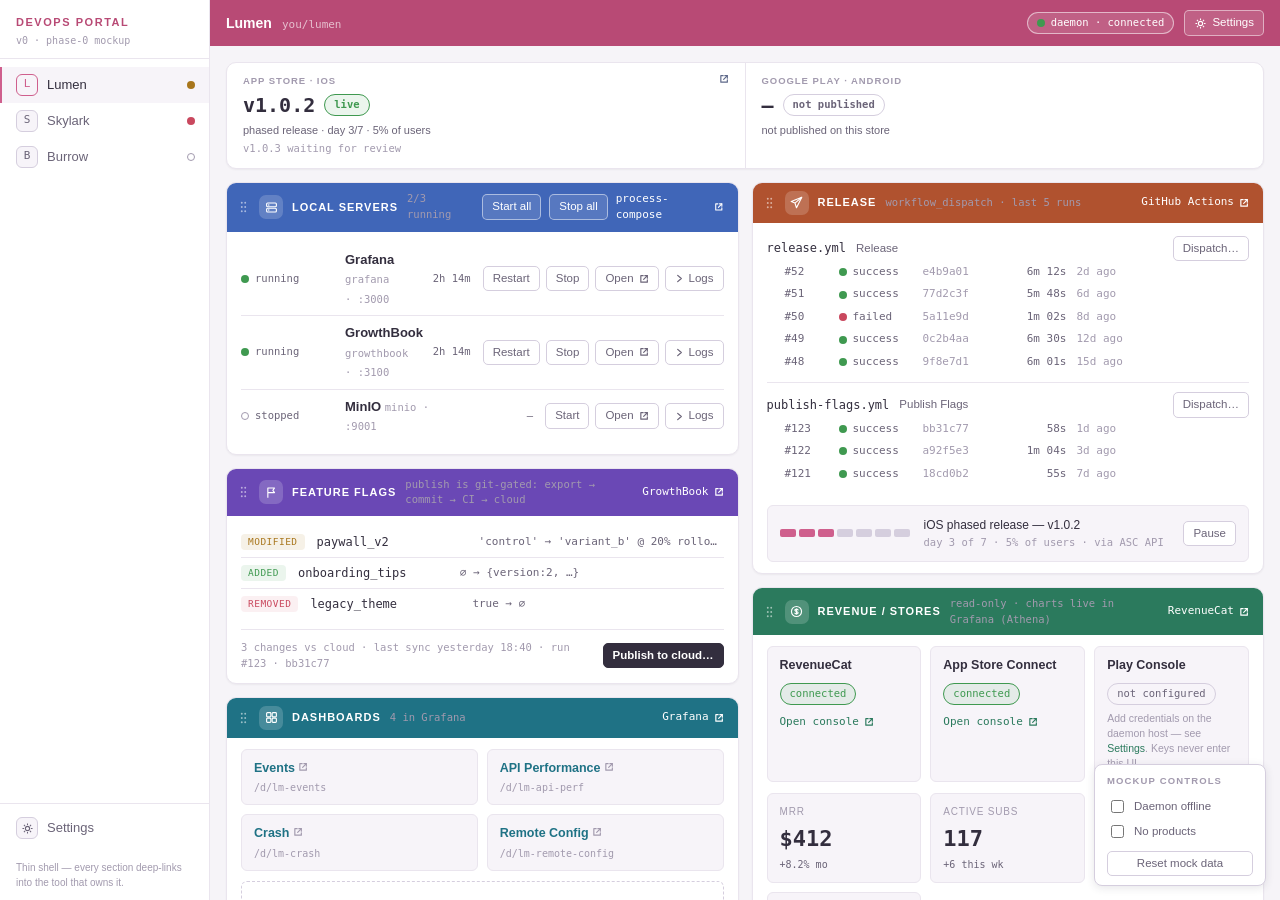
<file: design/mockup.html>
<!DOCTYPE html>
<!--
  DevOps Portal — Phase 0 static mockup.
  Single file, zero external dependencies. All data is fake and lives in the
  DATA object below. Purpose: settle information architecture + interaction,
  not final visual style. Use the "Mockup controls" panel (bottom right) to
  trigger the abnormal states (daemon offline, empty state, reset).
-->
<html lang="en">
<head>
<meta charset="utf-8">
<meta name="viewport" content="width=device-width, initial-scale=1">
<title>DevOps Portal — mockup</title>
<style>
  :root{
    --bg:#f6f4f8; --panel:#ffffff; --panel2:#f7f4f9; --code:#f8f6f9;
    --line:#eae5ee; --line2:#d5cede;
    --ink:#332e3e; --ink2:#6b6478; --ink3:#a29aae;
    --accent:#cf5f8d; --header:#b84a75;
    --ok:#3f9950; --warn:#a8761c; --err:#c9485e;
    --ok-t:rgba(63,153,80,.1); --warn-t:rgba(168,118,28,.1); --err-t:rgba(201,72,94,.08);
    --sc:#4066b8; /* per-section identity color; overridden on each <section> */
    --mono:ui-monospace,"SF Mono",Menlo,Consolas,monospace;
  }
  *{box-sizing:border-box}
  html,body{height:100%}
  body{margin:0;background:var(--bg);color:var(--ink);
       font:13px/1.5 -apple-system,BlinkMacSystemFont,"Segoe UI",Roboto,sans-serif;}
  a{color:var(--sc);text-decoration:none}
  a:hover{text-decoration:underline}
  button{font:inherit;color:inherit;background:none;border:none;padding:0;cursor:pointer}
  :focus-visible{outline:2px solid var(--accent);outline-offset:2px;border-radius:4px}
  .mono{font-family:var(--mono)}
  .muted{color:var(--ink2)} .faint{color:var(--ink3)}

  /* ---------- frame ---------- */
  #banner{display:none;align-items:center;gap:10px;padding:7px 16px;
          background:var(--err-t);border-bottom:1px solid var(--err);color:var(--ink);font-size:12px}
  body.offline #banner{display:flex}
  #banner .dot{background:var(--err)}
  #app{display:flex;height:100%;min-height:0}
  body.offline #app{height:calc(100% - 33px)}

  .sidebar{width:210px;min-width:210px;background:var(--panel);border-right:1px solid var(--line);
           display:flex;flex-direction:column}
  .brand{padding:14px 16px 10px;border-bottom:1px solid var(--line)}
  .brand .t{font-size:11px;font-weight:700;letter-spacing:.14em;text-transform:uppercase;
            color:var(--header)}
  .brand .v{font-family:var(--mono);font-size:10px;color:var(--ink3);margin-top:2px}
  .tabs{flex:1;overflow:auto;padding:8px 0}
  .tab{display:flex;align-items:center;gap:9px;width:100%;text-align:left;
       padding:7px 14px;color:var(--ink2);border-left:2px solid transparent}
  .tab:hover{color:var(--ink);background:var(--panel2)}
  .tab.on{color:var(--ink);background:var(--panel2);border-left-color:var(--accent)}
  .tab .sq{width:22px;height:22px;border-radius:6px;background:var(--panel2);border:1px solid var(--line2);
           display:flex;align-items:center;justify-content:center;
           font-family:var(--mono);font-size:11px;color:var(--ink2);flex:none}
  .tab.on .sq{color:var(--accent);border-color:var(--accent)}
  .tab .nm{flex:1;overflow:hidden;text-overflow:ellipsis;white-space:nowrap}
  .side-foot{border-top:1px solid var(--line);padding:6px 0}
  .side-note{padding:8px 16px 10px;font-size:10px;color:var(--ink3);line-height:1.5}

  .main-col{flex:1;display:flex;flex-direction:column;min-width:0}
  .topbar{height:46px;flex:none;display:flex;align-items:center;justify-content:space-between;
          gap:12px;padding:0 16px;background:var(--header)}
  .topbar .l{display:flex;align-items:baseline;gap:10px;min-width:0}
  .topbar .name{font-size:14px;font-weight:600;white-space:nowrap;color:#fff}
  .topbar .name.muted{color:rgba(255,255,255,.7)}
  .topbar .repo{font-family:var(--mono);font-size:11px;color:rgba(255,255,255,.65);
                white-space:nowrap;overflow:hidden;text-overflow:ellipsis}
  .topbar .r{display:flex;align-items:center;gap:10px;flex:none}
  .topbar .btn{background:rgba(255,255,255,.12);border-color:rgba(255,255,255,.5);color:#fff}
  .topbar .btn:hover{background:rgba(255,255,255,.24);border-color:#fff;color:#fff}
  .topbar .chip,.topbar .chip.ok,.topbar .chip.err{
    border-color:rgba(255,255,255,.55);color:#fff;background:rgba(255,255,255,.12)}

  .content{flex:1;overflow:auto;padding:16px}
  .inner{max-width:1180px;margin:0 auto;display:flex;flex-direction:column;gap:13px}
  .cols{display:grid;grid-template-columns:1fr 1fr;gap:13px;align-items:start}
  .col{display:flex;flex-direction:column;gap:13px;min-width:0}
  @media (max-width:1100px){.cols{grid-template-columns:1fr}}

  /* ---------- primitives ---------- */
  .dot{width:8px;height:8px;border-radius:50%;display:inline-block;flex:none}
  .dot.ok{background:var(--ok)} .dot.err{background:var(--err)}
  .dot.warn{background:var(--warn)} .dot.off{background:none;border:1.5px solid var(--ink3)}
  @media (prefers-reduced-motion:no-preference){
    .dot.err.blink{animation:blink 1.6s ease-in-out infinite}
    @keyframes blink{50%{opacity:.35}}
  }
  .chip{display:inline-flex;align-items:center;gap:6px;font-family:var(--mono);font-size:10.5px;
        padding:2px 9px;border-radius:999px;border:1px solid var(--line2);color:var(--ink2);
        white-space:nowrap}
  .chip.ok{border-color:var(--ok);color:var(--ok);background:var(--ok-t)}
  .chip.err{border-color:var(--err);color:var(--err);background:var(--err-t)}
  .chip.warn{border-color:var(--warn);color:var(--warn);background:var(--warn-t)}

  .btn{display:inline-flex;align-items:center;gap:5px;font-size:11.5px;padding:3px 9px;
       border:1px solid var(--line2);border-radius:5px;color:var(--ink2);background:var(--panel);
       white-space:nowrap}
  .btn:hover{color:var(--ink);border-color:var(--ink3)}
  .btn.primary{background:var(--ink);border-color:var(--ink);color:#fff;font-weight:600}
  .btn.primary:hover{filter:brightness(1.08)}
  body.offline .btn:not(.demo-safe){opacity:.35;pointer-events:none}

  .badge{font-family:var(--mono);font-size:9.5px;text-transform:uppercase;letter-spacing:.05em;
         padding:1px 7px;border-radius:4px}
  .badge.add{color:var(--ok);background:var(--ok-t)}
  .badge.mod{color:var(--warn);background:var(--warn-t)}
  .badge.del{color:var(--err);background:var(--err-t)}

  /* ---------- sections ---------- */
  .section{background:var(--panel);border:1px solid var(--line);border-radius:10px;
           box-shadow:0 1px 2px rgba(51,46,62,.06)}
  .sec-head{display:flex;align-items:center;justify-content:space-between;gap:12px;
            padding:8px 14px;background:var(--sc);border-radius:9px 9px 0 0}
  .sec-title{display:flex;align-items:center;gap:9px;font-size:11px;font-weight:700;
             letter-spacing:.09em;text-transform:uppercase;color:#fff}
  .sec-title .tt{white-space:nowrap}
  .sec-title .sum{color:rgba(255,255,255,.72)}
  .sec-icon{width:24px;height:24px;border-radius:7px;flex:none;
            display:flex;align-items:center;justify-content:center;
            background:rgba(255,255,255,.18);color:#fff}
  .sec-head a{color:#fff}
  .sec-head .btn{background:rgba(255,255,255,.12);border-color:rgba(255,255,255,.5);color:#fff}
  .sec-head .btn:hover{background:rgba(255,255,255,.24);border-color:#fff;color:#fff}

  /* drag-to-reorder */
  .grip{display:flex;align-items:center;padding:2px 3px;margin:-2px 0 -2px -4px;
        cursor:grab;color:rgba(255,255,255,.55);border-radius:4px}
  .grip:hover{color:#fff;background:rgba(255,255,255,.14)}
  .section.dragging{opacity:.4}
  .section.drop-before{box-shadow:0 -3px 0 0 var(--accent),0 1px 2px rgba(51,46,62,.06)}
  .section.drop-after{box-shadow:0 3px 0 0 var(--accent),0 1px 2px rgba(51,46,62,.06)}
  body.dragging-layout .col[data-zone]{outline:2px dashed var(--line2);outline-offset:3px;
        border-radius:10px;min-height:34px}
  .cols .rev-grid{grid-template-columns:1fr}
  .sec-title .sum{font-weight:400;letter-spacing:0;text-transform:none;font-family:var(--mono);
                  font-size:10.5px;color:var(--ink3)}
  .sec-tools{display:flex;align-items:center;gap:8px}
  .deeplink{display:inline-flex;align-items:center;gap:5px;font-family:var(--mono);font-size:11px}
  .sec-body{padding:11px 14px}

  /* store versions band (what is live on the market right now) */
  .verband{display:flex}
  .store{flex:1;min-width:0;padding:11px 16px;border-left:1px solid var(--line);
         display:flex;flex-direction:column;gap:2px}
  .store:first-child{border-left:none}
  .store .eyebrow{display:flex;align-items:center;justify-content:space-between;
                  font-size:9.5px;font-weight:700;text-transform:uppercase;
                  letter-spacing:.1em;color:var(--ink3)}
  .store .ver{display:flex;align-items:center;gap:9px;font-family:var(--mono);
              font-size:20px;font-weight:600;font-variant-numeric:tabular-nums}
  .store .vnote{font-size:11px;color:var(--ink2)}
  .store .vsub{font-family:var(--mono);font-size:10.5px;color:var(--ink3)}

  /* alerts */
  .recent-lbl{font-size:10px;text-transform:uppercase;letter-spacing:.08em;color:var(--ink3);
              margin:8px 0 3px;padding-top:8px;border-top:1px solid var(--line)}

  /* store reviews */
  .rev-grid{display:grid;grid-template-columns:1fr 1.35fr;gap:20px}
  @media (max-width:1100px){.rev-grid{grid-template-columns:1fr}}
  .rating-row{display:flex;align-items:baseline;gap:8px}
  .rating-row .rv{font-family:var(--mono);font-size:22px;font-weight:600;font-variant-numeric:tabular-nums}
  .stars{color:var(--sc);letter-spacing:.5px}
  .sent{display:flex;height:6px;border-radius:3px;overflow:hidden;margin:8px 0 4px;background:var(--line)}
  .sent i{height:100%}
  .theme-row{display:flex;align-items:center;gap:9px;padding:5px 0;font-size:12px}
  .theme-row + .theme-row{border-top:1px solid var(--line)}
  .rrow{padding:7px 0}
  .rrow + .rrow{border-top:1px solid var(--line)}
  .rmeta{display:flex;gap:9px;align-items:center;font-family:var(--mono);font-size:10px;color:var(--ink3)}
  .rtext{font-size:12px;margin-top:3px}

  /* processes */
  .prow{display:flex;align-items:center;gap:12px;padding:7px 0;border-top:1px solid var(--line)}
  .prow:first-child{border-top:none}
  .prow .info{flex:1;min-width:0}
  .prow .lbl{font-weight:600}
  .prow .meta{font-family:var(--mono);font-size:10.5px;color:var(--ink3)}
  .prow .alert{font-size:11px;color:var(--err);margin-top:2px}
  .prow .st{width:92px;font-family:var(--mono);font-size:10.5px;color:var(--ink2);
            display:flex;align-items:center;gap:6px;flex:none}
  .prow .up{width:62px;text-align:right;font-family:var(--mono);font-size:10.5px;color:var(--ink2);flex:none}
  .prow .acts{display:flex;gap:6px;flex:none}
  .logbox{background:var(--code);border:1px solid var(--line);border-radius:6px;
          font-family:var(--mono);font-size:10.5px;line-height:1.7;color:var(--ink2);
          padding:8px 12px;margin:2px 0 8px 20px;overflow-x:auto;white-space:pre}
  .logbox .e{color:var(--err)}
  .chev{transition:transform .12s}
  .chev.open{transform:rotate(90deg)}

  /* flags */
  .drow{display:flex;align-items:center;gap:12px;padding:6px 0;border-top:1px solid var(--line)}
  .drow:first-child{border-top:none}
  .drow .key{font-family:var(--mono);font-size:12px;min-width:150px}
  .drow .chg{font-family:var(--mono);font-size:11px;color:var(--ink2);flex:1;
             overflow:hidden;text-overflow:ellipsis;white-space:nowrap}
  .flags-foot{display:flex;align-items:center;justify-content:space-between;gap:10px;
              margin-top:10px;padding-top:10px;border-top:1px solid var(--line)}
  .sync-ok{display:flex;align-items:center;gap:9px;color:var(--ink2);padding:4px 0}

  /* pipeline rail (publish flow) */
  .rail{display:flex;align-items:flex-start;padding:10px 4px 2px}
  .rnode{display:flex;flex-direction:column;align-items:center;width:112px;flex:none;text-align:center}
  .rnode .c{width:22px;height:22px;border-radius:50%;border:2px solid var(--line2);
            display:flex;align-items:center;justify-content:center;
            font-size:12px;color:var(--ink3);background:var(--panel)}
  .rnode .rl{font-size:10.5px;color:var(--ink2);margin-top:6px}
  .rnode .rs{font-family:var(--mono);font-size:10px;color:var(--ink3);margin-top:1px}
  .rnode.done .c{border-color:var(--ok);color:var(--ok)}
  .rnode.fail .c{border-color:var(--err);color:var(--err);background:var(--err-t)}
  .rnode.act .c{border-color:var(--sc);color:var(--sc)}
  @media (prefers-reduced-motion:no-preference){
    .rnode.act .c{animation:blink 1.2s ease-in-out infinite}
  }
  .rconn{flex:1;height:2px;background:var(--line2);margin-top:11px;min-width:10px}
  .rconn.done{background:var(--ok)}
  .pub-end{display:flex;align-items:center;justify-content:space-between;gap:10px;
           margin-top:12px;padding:8px 12px;border-radius:6px;font-size:12px}
  .pub-end.okend{background:var(--ok-t);border:1px solid var(--ok)}
  .pub-end.errend{background:var(--err-t);border:1px solid var(--err)}

  /* cards / grids */
  .cards{display:grid;grid-template-columns:repeat(auto-fill,minmax(170px,1fr));gap:9px}
  .card{background:var(--panel2);border:1px solid var(--line);border-radius:6px;padding:9px 12px;
        display:flex;flex-direction:column;gap:3px}
  .card .cl{font-weight:600;font-size:12.5px}
  .card .cs{font-family:var(--mono);font-size:10px;color:var(--ink3)}
  .iframe-slot{margin-top:10px;border:1px dashed var(--line2);border-radius:6px;padding:22px;
               text-align:center;color:var(--ink3);font-family:var(--mono);font-size:10.5px;line-height:1.8}

  .conns{display:grid;grid-template-columns:repeat(auto-fit,minmax(150px,1fr));gap:9px;margin-bottom:11px}
  .conn{background:var(--panel2);border:1px solid var(--line);border-radius:6px;padding:9px 12px;
        display:flex;flex-direction:column;gap:6px}
  .conn .top{display:flex;align-items:center;justify-content:space-between;gap:8px;flex-wrap:wrap}
  .conn .nm{font-weight:600;font-size:12.5px}
  .conn .hint{font-size:10.5px;color:var(--ink3);line-height:1.45}

  .kpis{display:grid;grid-template-columns:repeat(auto-fit,minmax(118px,1fr));gap:9px}
  .kpi{background:var(--panel2);border:1px solid var(--line);border-radius:6px;padding:10px 12px}
  .kpi .kl{font-size:10px;text-transform:uppercase;letter-spacing:.08em;color:var(--ink3)}
  .kpi .kv{font-family:var(--mono);font-size:22px;font-weight:600;font-variant-numeric:tabular-nums;
           margin-top:3px}
  .kpi .kd{font-family:var(--mono);font-size:10px;color:var(--ink2);margin-top:2px}
  .cache-note{font-family:var(--mono);font-size:10px;color:var(--ink3);margin-top:8px}

  /* release */
  .wf{border-top:1px solid var(--line);padding:9px 0}
  .wf:first-child{border-top:none;padding-top:2px}
  .wf-head{display:flex;align-items:center;gap:10px}
  .wf-head .id{font-family:var(--mono);font-size:12px}
  .wf-head .wl{color:var(--ink2);font-size:11.5px;flex:1}
  .run{display:flex;align-items:center;gap:10px;font-family:var(--mono);font-size:11px;
       color:var(--ink2);padding:3px 0 3px 18px}
  .run .rn{width:44px}
  .run .rst{width:74px;display:flex;align-items:center;gap:6px}
  .run .sha{color:var(--ink3);width:70px}
  .run .dur{width:64px;text-align:right}
  .run .when{color:var(--ink3)}
  .phased{margin-top:11px;padding:10px 12px;background:var(--panel2);border:1px solid var(--line);
          border-radius:6px;display:flex;align-items:center;gap:14px}
  .phased .seg{display:flex;gap:3px}
  .phased .seg i{width:16px;height:8px;border-radius:2px;background:var(--line2)}
  .phased .seg i.f{background:var(--accent)}
  .phased.paused .seg i.f{background:var(--warn)}
  .phased .pt{flex:1;font-size:12px}
  .phased .pt .sub{font-family:var(--mono);font-size:10.5px;color:var(--ink3);margin-top:1px}

  /* settings */
  .srow{display:flex;align-items:center;gap:12px;padding:7px 0;border-top:1px solid var(--line)}
  .srow:first-child{border-top:none}
  .srow .sn{font-family:var(--mono);font-size:12px;min-width:190px}
  .srow .sp{flex:1;font-size:11.5px;color:var(--ink2)}
  .note-line{margin-top:10px;padding-top:10px;border-top:1px solid var(--line);
             font-size:11px;color:var(--ink3);line-height:1.6}
  .note-line code{font-family:var(--mono);color:var(--ink2)}
  .mrow .err-msg{font-family:var(--mono);font-size:10.5px;color:var(--err);margin-top:2px}
  .kv-grid{display:grid;grid-template-columns:130px 1fr;gap:4px 14px;
           font-size:12px;color:var(--ink2)}
  .kv-grid dt{color:var(--ink3);text-transform:uppercase;font-size:10px;letter-spacing:.07em;
              padding-top:2px}
  .kv-grid dd{margin:0;font-family:var(--mono);font-size:11.5px}

  /* empty state */
  .empty{margin:60px auto;max-width:520px;text-align:center}
  .empty h2{font-size:16px;margin:0 0 8px}
  .empty p{color:var(--ink2);margin:0 0 16px}
  .empty pre{text-align:left;background:var(--code);border:1px solid var(--line);border-radius:8px;
             padding:14px 16px;font-family:var(--mono);font-size:11px;line-height:1.7;color:var(--ink2);
             overflow-x:auto}
  .empty pre .c{color:var(--ink3)}

  /* modal */
  .overlay{position:fixed;inset:0;background:rgba(46,40,58,.35);display:none;
           align-items:center;justify-content:center;z-index:50}
  .overlay.open{display:flex}
  .modal{width:460px;max-width:92vw;background:var(--panel);border:1px solid var(--line2);
         border-radius:10px;padding:16px 18px}
  .modal h3{margin:0 0 10px;font-size:13.5px}
  .modal .mb{color:var(--ink2);font-size:12.5px;line-height:1.6}
  .modal .mb ul{margin:8px 0;padding-left:18px}
  .modal .mfoot{display:flex;justify-content:flex-end;gap:8px;margin-top:16px}
  .modal label{display:flex;align-items:center;gap:7px;margin-top:12px;font-size:11.5px;color:var(--ink3)}

  /* demo panel */
  .demo{position:fixed;right:14px;bottom:14px;z-index:40;background:var(--panel);
        border:1px solid var(--line2);border-radius:8px;padding:9px 12px;width:172px;
        box-shadow:0 2px 8px rgba(51,46,62,.12)}
  .demo .dt{font-size:9.5px;font-weight:700;letter-spacing:.12em;text-transform:uppercase;
            color:var(--ink3);margin-bottom:6px}
  .demo label{display:flex;align-items:center;gap:7px;font-size:11.5px;color:var(--ink2);
              padding:3px 0;cursor:pointer}
  .demo .btn{margin-top:7px;width:100%;justify-content:center}
  input[type=checkbox]{accent-color:var(--accent)}
</style>
</head>
<body>

<div id="banner" role="alert">
  <span class="dot err blink"></span>
  <strong>Daemon unreachable.</strong>
  <span class="muted">Actions are disabled; showing last known state. Retrying every 5 s —
  check <span class="mono">portal daemon status</span> on this machine.</span>
  <button class="btn demo-safe" style="margin-left:auto" onclick="App.retryDaemon()">Retry now</button>
</div>

<div id="app">
  <nav class="sidebar">
    <div class="brand">
      <div class="t">DevOps Portal</div>
      <div class="v">v0 &middot; phase-0 mockup</div>
    </div>
    <div class="tabs" id="tabs"></div>
    <div class="side-foot" id="sidefoot"></div>
    <div class="side-note">Thin shell &mdash; every section deep-links into the tool that owns it.</div>
  </nav>

  <div class="main-col">
    <header class="topbar">
      <div class="l" id="tb-left"></div>
      <div class="r">
        <span id="daemon-chip"></span>
        <button class="btn demo-safe" id="tb-settings" onclick="App.go('settings')" title="Settings">
          <svg viewBox="0 0 16 16" width="13" height="13" fill="none" stroke="currentColor" stroke-width="1.3"><circle cx="8" cy="8" r="2.6"/><path d="M8 1.8v2M8 12.2v2M1.8 8h2M12.2 8h2M3.6 3.6l1.4 1.4M11 11l1.4 1.4M12.4 3.6L11 5M5 11l-1.4 1.4"/></svg>
          Settings
        </button>
      </div>
    </header>
    <main class="content"><div class="inner" id="view"></div></main>
  </div>
</div>

<div class="overlay" id="overlay">
  <div class="modal" role="dialog" aria-modal="true" id="modal"></div>
</div>

<aside class="demo">
  <div class="dt">Mockup controls</div>
  <label><input type="checkbox" id="ck-offline" onchange="App.setOffline(this.checked)"> Daemon offline</label>
  <label><input type="checkbox" id="ck-empty" onchange="App.setEmpty(this.checked)"> No products</label>
  <button class="btn demo-safe" onclick="App.resetMock()">Reset mock data</button>
</aside>

<script>
"use strict";
const App = (() => {

/* ------------------------------------------------------------------ data */

const DATA = {
  products: [
    {
      id: "lumen", name: "Lumen", repo: "you/lumen",
      stores: [
        { store:"App Store", os:"iOS", state:"live", version:"1.0.2",
          note:"phased release · day 3/7 · 5% of users",
          sub:"v1.0.3 waiting for review", url:"https://appstoreconnect.apple.com" },
        { store:"Google Play", os:"Android", state:"none", note:"not published on this store" },
      ],
      processes: [
        { name:"grafana",    label:"Grafana",    port:3000, status:"running", uptime:"2h 14m",
          log:["logger=http t=21:02:11 msg=\"GET /api/health\" status=200 dur=2ms",
               "logger=provisioning msg=\"dashboards synced\" count=4",
               "logger=alerting msg=\"rule group evaluated\" group=process-health ok=3"] },
        { name:"growthbook", label:"GrowthBook", port:3100, status:"running", uptime:"2h 14m",
          log:["mongo: connection ok (localhost:27017)",
               "GET /api/v2/features 200 34ms",
               "webhook queue idle"] },
        { name:"minio",      label:"MinIO",      port:9001, status:"stopped", uptime:null,
          log:["[21:00:41] API: http://127.0.0.1:9000  Console: http://127.0.0.1:9001",
               "[21:00:52] bucket 'lumen-dev' ready",
               "[21:01:03] shutdown requested, bye"] },
      ],
      flags: {
        diff: [
          { kind:"mod", key:"paywall_v2",      chg:"'control' → 'variant_b' @ 20% rollout" },
          { kind:"add", key:"onboarding_tips", chg:"∅ → {version:2, …}" },
          { kind:"del", key:"legacy_theme",    chg:"true → ∅" },
        ],
        lastSync: "yesterday 18:40 · run #123 · bb31c77",
      },
      dashboards: [
        { label:"Events",          uid:"lm-events" },
        { label:"API Performance", uid:"lm-api-perf" },
        { label:"Crash",           uid:"lm-crash" },
        { label:"Remote Config",   uid:"lm-remote-config" },
      ],
      grafanaPort: 3000, gbPort: 3100,
      integrations: {
        revenuecat: { status:"connected",      url:"https://app.revenuecat.com" },
        app_store:  { status:"connected",      url:"https://appstoreconnect.apple.com" },
        play_store: { status:"not_configured", url:"https://play.google.com/console" },
      },
      kpis: [
        { label:"MRR",             value:"$412", delta:"+8.2% mo" },
        { label:"Active subs",     value:"117",  delta:"+6 this wk" },
        { label:"Downloads today", value:"63",   delta:"" },
        { label:"Trial conv.",     value:"41%",  delta:"30-day" },
      ],
      kpiCache: "cached 4 min ago · daemon proxy (charts API limit 25 req/min)",
      workflows: [
        { id:"release.yml", label:"Release", runs:[
          { n:52, status:"success", dur:"6m 12s", sha:"e4b9a01", when:"2d ago" },
          { n:51, status:"success", dur:"5m 48s", sha:"77d2c3f", when:"6d ago" },
          { n:50, status:"failed",  dur:"1m 02s", sha:"5a11e9d", when:"8d ago" },
          { n:49, status:"success", dur:"6m 30s", sha:"0c2b4aa", when:"12d ago" },
          { n:48, status:"success", dur:"6m 01s", sha:"9f8e7d1", when:"15d ago" },
        ]},
        { id:"publish-flags.yml", label:"Publish Flags", runs:[
          { n:123, status:"success", dur:"58s",    sha:"bb31c77", when:"1d ago" },
          { n:122, status:"success", dur:"1m 04s", sha:"a92f5e3", when:"3d ago" },
          { n:121, status:"success", dur:"55s",    sha:"18cd0b2", when:"7d ago" },
        ]},
      ],
      phased: { version:"1.0.2", day:3, of:7, pct:"5%", paused:false },
      alerts: {
        configured:true, target:"#lumen-alerts",
        rules: [
          { name:"process unhealthy ≥ 5m",                 state:"normal" },
          { name:"crash-free sessions < 99% (daily, Athena)", state:"normal" },
          { name:"events pipeline stalled ≥ 30m",          state:"normal" },
        ],
        recent: [
          { when:"3d ago", msg:"minio unhealthy 12m → recovered", level:"warn" },
        ],
      },
      reviews: {
        configured:true,
        schedule:"daily 09:00", lastCollected:"today 09:00", analysis:"weekly · Mon",
        links: [ { label:"App Store", url:"https://appstoreconnect.apple.com" } ],
        ratings: [ { store:"App Store", value:"4.6", count:41, fresh:5 } ],
        sentiment: { pos:31, neu:6, neg:4 },
        themes: [
          { tone:"pos", label:"sleep insights praised as actionable", n:12, trend:"↑" },
          { tone:"neu", label:"requests for an Android version",       n:6,  trend:"→" },
          { tone:"neg", label:"watch sync slow or unreliable",         n:4,  trend:"↑" },
        ],
        recent: [
          { store:"App Store", stars:5, ver:"1.0.2", loc:"ja-JP", when:"2d ago",
            text:"The wind-down reminders actually work — sleep score up two weeks straight." },
          { store:"App Store", stars:2, ver:"1.0.1", loc:"en-US", when:"3d ago",
            text:"Watch sync takes forever on my Series 7. Please optimize." },
          { store:"App Store", stars:4, ver:"1.0.2", loc:"zh-TW", when:"5d ago",
            text:"The weekly report is genuinely useful. Waiting for the Android version." },
        ],
      },
    },

    {
      id: "skylark", name: "Skylark", repo: "you/skylark",
      stores: [
        { store:"Google Play", os:"Android", state:"live", version:"2.3.1",
          note:"staged rollout complete · 100%", url:"https://play.google.com/console" },
        { store:"App Store", os:"iOS", state:"not_configured",
          note:"connect asc_key_p8 on the daemon host to read the live version" },
      ],
      processes: [
        { name:"api",      label:"API server", port:8801, status:"unhealthy", uptime:"41m",
          alert:"health check failing for 6m — GET /healthz → 500 (3 consecutive)",
          log:["INFO  uvicorn running on 127.0.0.1:8801",
               "ERROR sightings.db pool exhausted (10/10 in use)",
               "ERROR GET /healthz 500 in 2.4s",
               "ERROR GET /healthz 500 in 2.6s"] },
        { name:"postgres", label:"Postgres",   port:5433, status:"running", uptime:"41m",
          log:["LOG  database system is ready to accept connections",
               "LOG  checkpoint complete: wrote 112 buffers"] },
        { name:"grafana",  label:"Grafana",    port:3301, status:"running", uptime:"41m",
          log:["logger=http t=20:48:02 msg=\"GET /api/health\" status=200"] },
      ],
      flags: {
        diff: [
          { kind:"mod", key:"onboarding_v2", chg:"false → true @ 50% rollout" },
        ],
        lastSync: "3d ago · run #85 · 91c04d2",
      },
      dashboards: [
        { label:"Events",  uid:"sk-events" },
        { label:"Revenue", uid:"sk-revenue" },
      ],
      grafanaPort: 3301, gbPort: 3100,
      integrations: {
        revenuecat: { status:"connected",      url:"https://app.revenuecat.com" },
        app_store:  { status:"not_configured", url:"https://appstoreconnect.apple.com" },
        play_store: { status:"connected",      url:"https://play.google.com/console" },
      },
      kpis: [
        { label:"MRR",             value:"$1,284", delta:"+2.1% mo" },
        { label:"Active subs",     value:"342",    delta:"-3 this wk" },
        { label:"Downloads today", value:"120",    delta:"" },
        { label:"Trial conv.",     value:"38%",    delta:"30-day" },
      ],
      kpiCache: "cached 11 min ago · daemon proxy",
      workflows: [
        { id:"release.yml", label:"Release", runs:[
          { n:34, status:"success", dur:"8m 20s", sha:"c1d2e3f", when:"5d ago" },
          { n:33, status:"success", dur:"8m 05s", sha:"4a5b6c7", when:"9d ago" },
        ]},
        { id:"publish-flags.yml", label:"Publish Flags", runs:[
          { n:88, status:"failed",  dur:"41s", sha:"91c04d2", when:"1h ago" },
          { n:85, status:"success", dur:"52s", sha:"77aa001", when:"3d ago" },
        ]},
      ],
      phased: null,
      alerts: {
        configured:true, target:"#skylark-alerts",
        rules: [
          { name:"process unhealthy ≥ 5m",                 state:"firing" },
          { name:"crash-free sessions < 99% (daily, Athena)", state:"normal" },
        ],
        recent: [
          { when:"6m ago", msg:"api unhealthy — /healthz 500 ×3 · pushed to Discord", level:"err" },
          { when:"2d ago", msg:"nightly Athena scan exceeded $1 budget",              level:"warn" },
        ],
      },
      reviews: {
        configured:true,
        schedule:"daily 09:00", lastCollected:"today 09:00", analysis:"weekly · Mon",
        links: [ { label:"Play Console", url:"https://play.google.com/console" } ],
        ratings: [ { store:"Google Play", value:"4.1", count:230, fresh:9 } ],
        gap: "App Store reviews unavailable — asc_key_p8 not configured.",
        sentiment: { pos:151, neu:48, neg:31 },
        themes: [
          { tone:"pos", label:"bird call recognition loved",       n:34, trend:"→" },
          { tone:"neg", label:"sync errors after latest update",   n:11, trend:"↑" },
          { tone:"neu", label:"asks for offline map packs",        n:9,  trend:"→" },
        ],
        recent: [
          { store:"Google Play", stars:1, ver:"2.3.1", loc:"en-GB", when:"5h ago",
            text:"Sightings stopped syncing since the update. Losing my streak data!" },
          { store:"Google Play", stars:5, ver:"2.3.0", loc:"en-US", when:"1d ago",
            text:"Identified a rare warbler from the call alone. Magic." },
        ],
      },
    },

    {
      id: "burrow", name: "Burrow", repo: "you/burrow",
      stores: [
        { store:"App Store", os:"iOS", state:"none", note:"pre-release" },
        { store:"Google Play", os:"Android", state:"none", note:"pre-release" },
      ],
      processes: [
        { name:"grafana",    label:"Grafana",    port:3302, status:"stopped", uptime:null,
          log:["(no recent output)"] },
        { name:"growthbook", label:"GrowthBook", port:3102, status:"stopped", uptime:null,
          log:["(no recent output)"] },
      ],
      flags: { diff: [], lastSync: "2w ago · run #12 · 0ddc9a1" },
      dashboards: [ { label:"Events", uid:"br-events" } ],
      grafanaPort: 3302, gbPort: 3102,
      integrations: {
        revenuecat: { status:"not_configured", url:"https://app.revenuecat.com" },
        app_store:  { status:"not_configured", url:"https://appstoreconnect.apple.com" },
        play_store: { status:"not_configured", url:"https://play.google.com/console" },
      },
      kpis: [
        { label:"MRR", value:"—", delta:"" },
        { label:"Active subs", value:"—", delta:"" },
        { label:"Downloads today", value:"—", delta:"" },
        { label:"Trial conv.", value:"—", delta:"" },
      ],
      kpiCache: "connect RevenueCat on the daemon host to populate KPIs",
      workflows: [
        { id:"release.yml", label:"Release", runs:[] },
      ],
      phased: null,
      alerts: { configured:false, target:null, rules:[], recent:[] },
      reviews: { configured:false },
    },
  ],

  secrets: [
    { name:"github_token",         use:"Dispatch workflows, read run status",        ok:true  },
    { name:"growthbook_token",     use:"Read local & cloud feature APIs (diff)",     ok:true  },
    { name:"revenuecat_secret",    use:"KPI proxy via charts API (cached)",          ok:true  },
    { name:"asc_key_p8",           use:"App Store Connect API — phased release, metadata", ok:true },
    { name:"play_service_account", use:"Play Console API",                           ok:false },
    { name:"discord_webhook",      use:"Alert contact point (Grafana) + test ping",  ok:true  },
  ],
  manifests: [
    { file:"products/lumen.yaml",       ok:true,  sum:"3 processes · 4 dashboards · 2 workflows" },
    { file:"products/skylark.yaml",     ok:true,  sum:"3 processes · 2 dashboards · 2 workflows" },
    { file:"products/burrow.yaml",      ok:true,  sum:"2 processes · 1 dashboard · 1 workflow" },
    { file:"products/driftwood.yaml",   ok:false, sum:"not loaded",
      err:"local.process_compose_file: ~/dev/driftwood/process-compose.yaml not found" },
  ],
};

/* publish flow: diff | running | success | failed | clean  */
const PUB_INIT = {
  "lumen":       { stage:"diff" },
  "skylark":     { stage:"failed", failedAt:2, runNo:88,
                   error:"Run #88 failed at 'Push to GrowthBook Cloud' — HTTP 429, feature API rate limit (60 req/min). Nothing was partially applied; cloud still matches run #85." },
  "burrow":      { stage:"clean" },
};
const PUB_STEPS = [
  { label:"Export local flags", sub:"GB → JSON" },
  { label:"Commit to git",      sub:"flags/ tree" },
  { label:"CI run",             sub:"" },
  { label:"Cloud synced",       sub:"GrowthBook" },
];

const SNAPSHOT = JSON.stringify({ d: DATA, p: PUB_INIT });

/* ------------------------------------------------------------------ state */

let data = JSON.parse(JSON.stringify(DATA));
let pub  = JSON.parse(JSON.stringify(PUB_INIT));
const state = { tab:"lumen", offline:false, empty:false, expanded:new Set(), layout:{} };
let timers = [];
let modalConfirm = null;

function later(fn, ms){ timers.push(setTimeout(fn, ms)); }
function clearTimers(){ timers.forEach(clearTimeout); timers = []; }
function prod(id){ return data.products.find(p => p.id === id); }

/* ------------------------------------------------------------------ svg */

const EXT = '<svg viewBox="0 0 12 12" width="10" height="10" fill="none" stroke="currentColor" stroke-width="1.4" stroke-linecap="round" stroke-linejoin="round"><path d="M5 2H2.2v7.8H10V7"/><path d="M7 2h3v3"/><path d="M10 2 5.6 6.4"/></svg>';
const CHEV = c => '<svg class="chev '+(c?'open':'')+'" viewBox="0 0 10 10" width="9" height="9" fill="none" stroke="currentColor" stroke-width="1.4" stroke-linecap="round" stroke-linejoin="round"><path d="M3 1.5 7 5 3 8.5"/></svg>';
const GEAR = '<svg viewBox="0 0 16 16" width="13" height="13" fill="none" stroke="currentColor" stroke-width="1.3"><circle cx="8" cy="8" r="2.6"/><path d="M8 1.8v2M8 12.2v2M1.8 8h2M12.2 8h2M3.6 3.6l1.4 1.4M11 11l1.4 1.4M12.4 3.6L11 5M5 11l-1.4 1.4"/></svg>';

/* section identity: one color + one icon per block, so blocks read at a glance */
const SEC = {
  stores:  { c:"#5d6889", i:'<svg viewBox="0 0 16 16" width="13" height="13" fill="none" stroke="currentColor" stroke-width="1.4" stroke-linecap="round"><rect x="4.2" y="1.5" width="7.6" height="13" rx="1.6"/><path d="M7 12.4h2"/></svg>' },
  servers: { c:"#4066b8", i:'<svg viewBox="0 0 16 16" width="13" height="13" fill="none" stroke="currentColor" stroke-width="1.4"><rect x="2" y="2.5" width="12" height="4.6" rx="1.2"/><rect x="2" y="8.9" width="12" height="4.6" rx="1.2"/><path d="M4.6 4.8h.01M4.6 11.2h.01" stroke-linecap="round" stroke-width="1.8"/></svg>' },
  flags:   { c:"#6a48b5", i:'<svg viewBox="0 0 16 16" width="13" height="13" fill="none" stroke="currentColor" stroke-width="1.4" stroke-linejoin="round"><path d="M3.5 14.5v-12h8.2l-2 2.8 2 2.8H3.5"/></svg>' },
  dash:    { c:"#1f7285", i:'<svg viewBox="0 0 16 16" width="13" height="13" fill="none" stroke="currentColor" stroke-width="1.4"><rect x="2" y="2" width="5.2" height="5.2" rx="1"/><rect x="8.8" y="2" width="5.2" height="5.2" rx="1"/><rect x="2" y="8.8" width="5.2" height="5.2" rx="1"/><rect x="8.8" y="8.8" width="5.2" height="5.2" rx="1"/></svg>' },
  release: { c:"#b0522f", i:'<svg viewBox="0 0 16 16" width="13" height="13" fill="none" stroke="currentColor" stroke-width="1.4" stroke-linejoin="round"><path d="M14.5 1.5 1.5 6.8l4.6 1.9 1.9 5.8 6.5-13z"/><path d="M6.1 8.7l8.4-7.2"/></svg>' },
  revenue: { c:"#2b7a5d", i:'<svg viewBox="0 0 16 16" width="13" height="13" fill="none" stroke="currentColor" stroke-width="1.4" stroke-linecap="round"><circle cx="8" cy="8" r="6.2"/><path d="M8 4.6v6.8M10 6.1c-.4-.7-1.2-1-2-1-1.1 0-2 .6-2 1.5 0 2 4 1 4 2.9 0 .9-.9 1.5-2 1.5-.8 0-1.6-.3-2-1"/></svg>' },
  alerts:  { c:"#c04361", i:'<svg viewBox="0 0 16 16" width="13" height="13" fill="none" stroke="currentColor" stroke-width="1.4" stroke-linecap="round" stroke-linejoin="round"><path d="M8 2.2a3.8 3.8 0 0 0-3.8 3.8c0 2.9-1.4 3.8-1.4 3.8h10.4S11.8 8.9 11.8 6A3.8 3.8 0 0 0 8 2.2z"/><path d="M6.9 12.6a1.2 1.2 0 0 0 2.2 0"/></svg>' },
  reviews: { c:"#96701c", i:'<svg viewBox="0 0 16 16" width="13" height="13" fill="none" stroke="currentColor" stroke-width="1.4" stroke-linejoin="round"><path d="M8 1.9l1.9 3.8 4.2.6-3 3 .7 4.2L8 11.5l-3.8 2 .7-4.2-3-3 4.2-.6z"/></svg>' },
  daemon:  { c:"#5d6889", i:GEAR },
  secrets: { c:"#96701c", i:'<svg viewBox="0 0 16 16" width="13" height="13" fill="none" stroke="currentColor" stroke-width="1.4" stroke-linecap="round"><circle cx="5" cy="11" r="3"/><path d="M7.2 8.8 14 2M11.2 3.4l1.8 1.8M9.2 5.4l1.8 1.8"/></svg>' },
  manifests:{ c:"#1f7285", i:'<svg viewBox="0 0 16 16" width="13" height="13" fill="none" stroke="currentColor" stroke-width="1.4" stroke-linejoin="round"><path d="M4 1.5h5.5L13 5v9.5H4z"/><path d="M9.5 1.5V5H13"/></svg>' },
};
function secWrap(key, extra){
  return '<section class="section '+(extra||"")+'" data-key="'+key+'" style="--sc:'+SEC[key].c+'">';
}
const GRIP = '<svg viewBox="0 0 8 14" width="7" height="12" fill="currentColor"><circle cx="2" cy="2" r="1.1"/><circle cx="6" cy="2" r="1.1"/><circle cx="2" cy="7" r="1.1"/><circle cx="6" cy="7" r="1.1"/><circle cx="2" cy="12" r="1.1"/><circle cx="6" cy="12" r="1.1"/></svg>';
const DRAGGABLE = new Set(["servers","flags","dash","release","revenue","alerts","reviews"]);

/* ------------------------------------------------------------------ helpers */

const PSTATUS = {
  running:   { dot:"ok",   label:"running" },
  stopped:   { dot:"off",  label:"stopped" },
  unhealthy: { dot:"err blink", label:"unhealthy" },
  pending:   { dot:"warn", label:"…" },
};

function procStatus(p){
  if (state.offline) return '<span class="dot off"></span> unknown';
  const s = PSTATUS[p.status] || PSTATUS.pending;
  const label = p.status === "pending" ? (p.pendingLabel || "…") : s.label;
  return '<span class="dot '+s.dot+'"></span> '+label;
}

function aggDot(p){
  if (state.offline) return "off";
  const st = p.processes.map(x => x.status);
  if (st.includes("unhealthy")) return "err";
  if (st.every(x => x === "running")) return "ok";
  if (st.every(x => x === "stopped")) return "off";
  return "warn";
}

function runDot(s){ return s==="success" ? "ok" : s==="failed" ? "err" : "warn"; }

function deeplink(href, text){
  return '<a class="deeplink" href="'+href+'" target="_blank" rel="noopener">'+text+' '+EXT+'</a>';
}

function secHead(key, title, sum, tools){
  const grip = DRAGGABLE.has(key)
    ? '<span class="grip" title="Drag to reorder" draggable="true" '+
      'ondragstart="App.dragStart(event,\''+key+'\')" ondragend="App.dragEnd(event)">'+GRIP+'</span>'
    : "";
  return '<div class="sec-head"><div class="sec-title">'+grip+
         '<span class="sec-icon">'+SEC[key].i+'</span><span class="tt">'+title+'</span>'+
         (sum ? ' <span class="sum">'+sum+'</span>' : '')+'</div>'+
         '<div class="sec-tools">'+(tools||"")+'</div></div>';
}

/* ------------------------------------------------------------------ render */

function render(){
  document.body.classList.toggle("offline", state.offline);
  renderTabs();
  renderTopbar();
  const v = document.getElementById("view");
  if (state.empty && state.tab !== "settings") v.innerHTML = viewEmpty();
  else if (state.tab === "settings")           v.innerHTML = viewSettings();
  else {
    const p = prod(state.tab);
    v.innerHTML = p ? viewProduct(p) : viewEmpty();
  }
}

function renderTabs(){
  const el = document.getElementById("tabs");
  el.innerHTML = state.empty ? '<div class="side-note">No manifests found in <span class="mono">products/</span>.</div>'
    : data.products.map(p =>
      '<button class="tab '+(state.tab===p.id?"on":"")+'" onclick="App.go(\''+p.id+'\')">'+
        '<span class="sq">'+p.name[0]+'</span><span class="nm">'+p.name+'</span>'+
        '<span class="dot '+aggDot(p)+'"></span></button>'
    ).join("");
  document.getElementById("sidefoot").innerHTML =
    '<button class="tab '+(state.tab==="settings"?"on":"")+'" onclick="App.go(\'settings\')">'+
      '<span class="sq">'+GEAR+'</span><span class="nm">Settings</span></button>';
}

function renderTopbar(){
  const l = document.getElementById("tb-left");
  if (state.tab === "settings") l.innerHTML = '<span class="name">Settings</span>';
  else if (state.empty)         l.innerHTML = '<span class="name muted">—</span>';
  else {
    const p = prod(state.tab);
    l.innerHTML = '<span class="name">'+p.name+'</span><span class="repo">'+p.repo+'</span>';
  }
  document.getElementById("daemon-chip").innerHTML = state.offline
    ? '<span class="chip err"><span class="dot err"></span>daemon · unreachable</span>'
    : '<span class="chip ok"><span class="dot ok"></span>daemon · connected</span>';
}

/* ---------- product page ---------- */

const SEC_BUILDERS = {
  servers: (p) => secServers(p), flags: (p) => secFlags(p), dash: (p) => secDashboards(p),
  release: (p) => secRelease(p), revenue: (p) => secRevenue(p), alerts: (p) => secAlerts(p),
  reviews: (p) => secReviews(p),
};

function zoneAttrs(z){
  return 'data-zone="'+z+'" ondragover="App.dragOver(event,\''+z+'\')" '+
         'ondragleave="App.dragLeave(event)" ondrop="App.drop(event,\''+z+'\')"';
}

function viewProduct(p){
  /* sections live in three drop zones; order is per-product (drag grips to move) */
  const lay = layoutOf(p.id);
  const zone = z => lay[z].map(k => SEC_BUILDERS[k](p)).join("");
  return verBand(p) +
    '<div class="cols">'+
      '<div class="col" '+zoneAttrs("left")+'>'+zone("left")+'</div>'+
      '<div class="col" '+zoneAttrs("right")+'>'+zone("right")+'</div>'+
    '</div>'+
    '<div class="col" '+zoneAttrs("bottom")+'>'+zone("bottom")+'</div>';
}

/* ---------- store versions band ---------- */

function verBand(p){
  const cells = p.stores.map(s => {
    let ver = "—", chip = '<span class="chip">not published</span>';
    if (s.state === "live"){ ver = "v"+s.version; chip = '<span class="chip ok">live</span>'; }
    else if (s.state === "not_configured"){ chip = '<span class="chip warn">not configured</span>'; }
    return '<div class="store">'+
      '<div class="eyebrow"><span>'+s.store+' · '+s.os+'</span>'+
      (s.url ? '<a href="'+s.url+'" target="_blank" rel="noopener" aria-label="Open '+s.store+'">'+EXT+'</a>' : '')+
      '</div>'+
      '<div class="ver">'+ver+' '+chip+'</div>'+
      (s.note ? '<div class="vnote">'+s.note+'</div>' : '')+
      (s.sub ? '<div class="vsub">'+s.sub+'</div>' : '')+
      '</div>';
  }).join("");
  return secWrap("stores", "verband")+cells+'</section>';
}

function secServers(p){
  const running = p.processes.filter(x => x.status === "running").length;
  const rows = p.processes.map(x => {
    const open = state.expanded.has(p.id+"/"+x.name);
    const acts = [];
    if (x.status === "running" || x.status === "unhealthy"){
      acts.push('<button class="btn" onclick="App.proc(\''+p.id+'\',\''+x.name+'\',\'restart\')">Restart</button>');
      acts.push('<button class="btn" onclick="App.proc(\''+p.id+'\',\''+x.name+'\',\'stop\')">Stop</button>');
    } else if (x.status === "stopped"){
      acts.push('<button class="btn" onclick="App.proc(\''+p.id+'\',\''+x.name+'\',\'start\')">Start</button>');
    }
    acts.push('<a class="btn" href="http://localhost:'+x.port+'" target="_blank" rel="noopener">Open '+EXT+'</a>');
    acts.push('<button class="btn" onclick="App.toggleLog(\''+p.id+'\',\''+x.name+'\')">'+CHEV(open)+' Logs</button>');
    return '<div class="prow">'+
      '<div class="st">'+procStatus(x)+'</div>'+
      '<div class="info"><span class="lbl">'+x.label+'</span> '+
        '<span class="meta">'+x.name+' · :'+x.port+'</span>'+
        (x.alert && !state.offline ? '<div class="alert">⚠ '+x.alert+'</div>' : "")+
      '</div>'+
      '<div class="up">'+(x.uptime && x.status!=="stopped" ? x.uptime : "—")+'</div>'+
      '<div class="acts">'+acts.join("")+'</div>'+
    '</div>'+
    (open ? '<div class="logbox">'+x.log.map(l =>
        /ERROR|500/.test(l) ? '<span class="e">'+l+'</span>' : l).join("\n")+'</div>' : "");
  }).join("");

  return secWrap("servers")+
    secHead("servers", "Local Servers", running+"/"+p.processes.length+" running",
      '<button class="btn" onclick="App.bulk(\''+p.id+'\',\'start\')">Start all</button>'+
      '<button class="btn" onclick="App.bulk(\''+p.id+'\',\'stop\')">Stop all</button>'+
      deeplink("http://localhost:8080", "process-compose"))+
    '<div class="sec-body">'+rows+'</div></section>';
}

/* ---------- flags ---------- */

function secFlags(p){
  const st = pub[p.id];
  const n = p.flags.diff.length;
  let body = "";

  if (st.stage === "diff" && n === 0) st.stage = "clean";

  if (st.stage === "diff"){
    body = p.flags.diff.map(d =>
      '<div class="drow"><span class="badge '+d.kind+'">'+
        (d.kind==="add"?"added":d.kind==="mod"?"modified":"removed")+'</span>'+
        '<span class="key">'+d.key+'</span><span class="chg">'+d.chg+'</span></div>').join("")+
      '<div class="flags-foot"><span class="mono faint" style="font-size:10.5px">'+
        n+' change'+(n>1?"s":"")+' vs cloud · last sync '+p.flags.lastSync+'</span>'+
      '<span style="display:flex;gap:8px">'+
        '<button class="btn primary" onclick="App.openPublish(\''+p.id+'\')">Publish to cloud…</button>'+
      '</span></div>';
  }
  else if (st.stage === "clean"){
    body = '<div class="sync-ok"><span class="dot ok"></span>Local and cloud are in sync — nothing to publish.'+
           '<span class="mono faint" style="font-size:10.5px">last sync '+p.flags.lastSync+'</span></div>';
  }
  else {
    body = rail(st) + railEnd(p, st);
  }

  return secWrap("flags")+
    secHead("flags", "Feature Flags", "publish is git-gated: export → commit → CI → cloud",
      deeplink("http://localhost:"+(p.gbPort||3100), "GrowthBook"))+
    '<div class="sec-body">'+body+'</div></section>';
}

function rail(st){
  const runNo = st.runNo || 124;
  return '<div class="rail">'+PUB_STEPS.map((s,i) => {
    let cls = "", mark = String(i+1);
    if (st.stage === "success" || (st.stage !== "failed" && i < st.step)) { cls = "done"; mark = "✓"; }
    else if (st.stage === "failed"){
      if (i < st.failedAt){ cls = "done"; mark = "✓"; }
      else if (i === st.failedAt){ cls = "fail"; mark = "×"; }
    }
    else if (st.stage === "running" && i === st.step){ cls = "act"; }
    const sub = i === 2
      ? '<a href="https://github.com/you/product/actions" target="_blank" rel="noopener">run #'+runNo+' '+EXT+'</a>'
      : (s.sub || "&nbsp;");
    const conn = i ? '<div class="rconn '+(cls==="done"||(st.stage==="success")?"done":"")+'"></div>' : "";
    return conn+'<div class="rnode '+cls+'"><div class="c">'+mark+'</div>'+
           '<div class="rl">'+s.label+'</div><div class="rs">'+sub+'</div></div>';
  }).join("")+'</div>';
}

function railEnd(p, st){
  if (st.stage === "running")
    return '<div class="mono faint" style="font-size:10.5px;margin-top:10px">publishing… this panel tracks the CI run; safe to leave the page.</div>';
  if (st.stage === "success")
    return '<div class="pub-end okend"><span><strong>Published.</strong> Cloud now matches local · commit <span class="mono">ab3f21c</span> · run #'+(st.runNo||124)+'</span>'+
           '<button class="btn" onclick="App.pubDone(\''+p.id+'\')">Done</button></div>';
  if (st.stage === "failed")
    return '<div class="pub-end errend"><span><strong>Publish failed.</strong> '+st.error+'</span>'+
           '<span style="display:flex;gap:8px;flex:none">'+
           '<a class="btn" href="https://github.com/you/product/actions" target="_blank" rel="noopener">CI log '+EXT+'</a>'+
           '<button class="btn primary" onclick="App.startPublish(\''+p.id+'\',false)">Retry</button></span></div>';
  return "";
}

/* ---------- dashboards ---------- */

function secDashboards(p){
  const cards = p.dashboards.map(d =>
    '<a class="card" href="http://localhost:'+p.grafanaPort+'/d/'+d.uid+'" target="_blank" rel="noopener">'+
      '<span class="cl">'+d.label+' <span class="faint">'+EXT+'</span></span>'+
      '<span class="cs">/d/'+d.uid+'</span></a>').join("");
  return secWrap("dash")+
    secHead("dash", "Dashboards", p.dashboards.length+" in Grafana",
      deeplink("http://localhost:"+p.grafanaPort, "Grafana"))+
    '<div class="sec-body"><div class="cards">'+cards+'</div>'+
    '<div class="iframe-slot">optional iframe embed slot (one panel max)<br>'+
    'requires grafana.ini → [security] allow_embedding=true · auth.anonymous for no-login<br>'+
    'Athena-backed panels: no auto-refresh (OSS has no query cache, $5/TB scanned)</div>'+
    '</div></section>';
}

/* ---------- revenue / stores ---------- */

function secRevenue(p){
  const NAMES = { revenuecat:"RevenueCat", app_store:"App Store Connect", play_store:"Play Console" };
  const conns = Object.entries(p.integrations).map(([k,c]) => {
    const ok = c.status === "connected";
    return '<div class="conn"><div class="top"><span class="nm">'+NAMES[k]+'</span>'+
      (ok ? '<span class="chip ok">connected</span>' : '<span class="chip">not configured</span>')+'</div>'+
      (ok ? '<span>'+deeplink(c.url, "Open console")+'</span>'
          : '<span class="hint">Add credentials on the daemon host — see <a href="#" onclick="App.go(\'settings\');return false">Settings</a>. Keys never enter this UI.</span>')+
      '</div>';
  }).join("");
  const kpis = p.kpis.map(k =>
    '<div class="kpi"><div class="kl">'+k.label+'</div><div class="kv">'+k.value+'</div>'+
    '<div class="kd">'+(k.delta||"&nbsp;")+'</div></div>').join("");
  return secWrap("revenue")+
    secHead("revenue", "Revenue / Stores", "read-only · charts live in Grafana (Athena)",
      deeplink("https://app.revenuecat.com", "RevenueCat"))+
    '<div class="sec-body"><div class="conns">'+conns+'</div>'+
    '<div class="kpis">'+kpis+'</div>'+
    '<div class="cache-note">'+p.kpiCache+'</div></div></section>';
}

/* ---------- release ---------- */

function secRelease(p){
  const wfs = p.workflows.map(w => {
    const runs = w.runs.slice(0,5).map(r =>
      '<div class="run"><span class="rn">#'+r.n+'</span>'+
      '<span class="rst"><span class="dot '+(r.status==="running"?"warn":runDot(r.status))+'"></span>'+r.status+'</span>'+
      '<span class="sha">'+r.sha+'</span><span class="dur">'+r.dur+'</span>'+
      '<span class="when">'+r.when+'</span></div>').join("")
      || '<div class="run faint">no runs yet</div>';
    return '<div class="wf"><div class="wf-head">'+
      '<span class="id">'+w.id+'</span><span class="wl">'+w.label+'</span>'+
      '<button class="btn" onclick="App.openDispatch(\''+p.id+'\',\''+w.id+'\')">Dispatch…</button>'+
      '</div>'+runs+'</div>';
  }).join("");

  let phased = "";
  if (p.phased){
    const ph = p.phased;
    const segs = Array.from({length: ph.of}, (_,i) =>
      '<i class="'+(i < ph.day ? "f" : "")+'"></i>').join("");
    phased = '<div class="phased'+(ph.paused?" paused":"")+'">'+
      '<span class="seg">'+segs+'</span>'+
      '<span class="pt">iOS phased release — v'+ph.version+
        (ph.paused ? ' <span class="chip warn">paused</span>' : '')+
        '<div class="sub">day '+ph.day+' of '+ph.of+' · '+ph.pct+' of users · via ASC API</div></span>'+
      '<button class="btn" onclick="App.togglePhased(\''+p.id+'\')">'+(ph.paused?"Resume":"Pause")+'</button>'+
      '</div>';
  } else {
    phased = '<div class="cache-note" style="margin-top:10px">no staged rollout in progress</div>';
  }

  return secWrap("release")+
    secHead("release", "Release", "workflow_dispatch · last 5 runs",
      deeplink("https://github.com/"+p.repo+"/actions", "GitHub Actions"))+
    '<div class="sec-body">'+wfs+phased+'</div></section>';
}

/* ---------- alerts ---------- */

function secAlerts(p){
  const a = p.alerts;
  let body;
  if (!a.configured){
    body = '<div class="note-line" style="margin-top:0;padding-top:0;border-top:none">'+
      'No alert channel yet. Set <code>alerts.channel</code> in <code>products/'+p.id+'.yaml</code> '+
      'and add a Discord contact point in Grafana — alerts then reach your phone as Discord push.</div>';
  } else {
    const rules = a.rules.map(r =>
      '<div class="srow"><span class="dot '+(r.state==="firing"?"err blink":"ok")+'"></span>'+
      '<span class="sp" style="flex:1">'+r.name+'</span>'+
      (r.state==="firing" ? '<span class="chip err">firing</span>'
                          : '<span class="chip ok">normal</span>')+'</div>').join("");
    const recent = a.recent.length
      ? a.recent.map(x =>
          '<div class="run" style="padding-left:0"><span class="when" style="width:56px">'+x.when+'</span>'+
          '<span'+(x.level==="err" ? ' style="color:var(--err)"' : '')+'>'+x.msg+'</span></div>').join("")
      : '<div class="run faint" style="padding-left:0">no alerts in the last 7 days</div>';
    body =
      '<div class="srow" style="border-top:none">'+
        '<span class="chip ok">Discord · '+a.target+'</span>'+
        '<span class="sp">rules evaluate in Grafana → contact point → push via the Discord mobile app</span>'+
        '<button class="btn" onclick="App.testPing(\''+p.id+'\')">'+(a.pinged ? "Ping sent ✓" : "Test ping")+'</button>'+
      '</div>'+
      rules+
      '<div class="recent-lbl">Recent alerts</div>'+recent;
  }
  return secWrap("alerts")+
    secHead("alerts", "Alerts", "rules live in Grafana; this panel only reports",
      deeplink("http://localhost:"+p.grafanaPort+"/alerting", "Grafana alerting"))+
    '<div class="sec-body">'+body+'</div></section>';
}

/* ---------- store reviews ---------- */

function secReviews(p){
  const r = p.reviews;
  let body, tools = "";
  if (!r.configured){
    body = '<div class="note-line" style="margin-top:0;padding-top:0;border-top:none">'+
      'No store presence yet — the daemon starts collecting reviews automatically once the app '+
      'is live on a store, using the same credentials as the versions band above.</div>';
  } else {
    tools = r.links.map(l => deeplink(l.url, l.label)).join("");
    const ratings = r.ratings.map(x =>
      '<div class="rating-row"><span class="rv">'+x.value+'</span><span class="stars">★</span>'+
      '<span class="muted" style="font-size:11px">'+x.store+' · '+x.count+' total · +'+x.fresh+' this week</span></div>').join("");
    const s = r.sentiment, tot = s.pos + s.neu + s.neg;
    const pct = n => (n / tot * 100).toFixed(1);
    const sent = '<div class="sent">'+
      '<i style="width:'+pct(s.pos)+'%;background:var(--ok)"></i>'+
      '<i style="width:'+pct(s.neu)+'%;background:var(--line2)"></i>'+
      '<i style="width:'+pct(s.neg)+'%;background:var(--err)"></i></div>'+
      '<div class="mono faint" style="font-size:10px">'+s.pos+' positive · '+s.neu+' neutral · '+s.neg+' negative — this month</div>';
    const themes = r.themes.map(t =>
      '<div class="theme-row"><span class="dot '+(t.tone==="pos"?"ok":t.tone==="neg"?"err":"off")+'"></span>'+
      '<span style="flex:1">'+t.label+'</span>'+
      '<span class="mono faint">×'+t.n+' '+t.trend+'</span></div>').join("");
    const collect =
      '<div class="recent-lbl">Collection</div>'+
      '<div class="mono faint" style="font-size:10.5px;line-height:1.7">'+
        'collected '+r.schedule+' by the daemon · last run '+r.lastCollected+'<br>'+
        'Play reviews API only looks back 7 days — daily collection means nothing is lost'+
        (r.gap ? '<br><span style="color:var(--warn)">'+r.gap+'</span>' : '')+
      '</div>'+
      '<button class="btn" style="margin-top:8px" onclick="App.collectReviews(\''+p.id+'\')">'+
        (r.busy ? "Collecting…" : "Collect now")+'</button>';
    const recent = r.recent.map(x =>
      '<div class="rrow"><div class="rmeta">'+
      '<span class="stars">'+"★".repeat(x.stars)+'<span class="faint">'+"☆".repeat(5-x.stars)+'</span></span>'+
      '<span>'+x.store+' · v'+x.ver+' · '+x.loc+' · '+x.when+'</span>'+
      '<a href="'+r.links[0].url+'" target="_blank" rel="noopener" style="margin-left:auto">Reply '+EXT+'</a>'+
      '</div><div class="rtext">'+x.text+'</div></div>').join("");
    body = '<div class="rev-grid"><div>'+
      ratings + sent +
      '<div class="recent-lbl">Themes — weekly summary (AI-drafted from the raw reviews)</div>'+themes+collect+
      '</div><div>'+
      '<div class="recent-lbl" style="margin-top:0;padding-top:0;border-top:none">Latest reviews</div>'+recent+
      '</div></div>';
  }
  return secWrap("reviews")+
    secHead("reviews", "Store Reviews", "collected on a schedule · replies happen in the store console", tools)+
    '<div class="sec-body">'+body+'</div></section>';
}

/* ---------- settings ---------- */

function viewSettings(){
  const secrets = data.secrets.map(s =>
    '<div class="srow"><span class="sn">'+s.name+'</span><span class="sp">'+s.use+'</span>'+
    (s.ok ? '<span class="chip ok">configured</span>' : '<span class="chip">not configured</span>')+
    '</div>').join("");
  const manifests = data.manifests.map(m =>
    '<div class="srow mrow"><span class="sn">'+m.file+'</span>'+
    '<span class="sp">'+m.sum+(m.err?'<div class="err-msg">'+m.err+'</div>':"")+'</span>'+
    (m.ok ? '<span class="chip ok">valid</span>' : '<span class="chip err">invalid</span>')+
    '</div>').join("");

  const daemonSec = secWrap("daemon")+secHead("daemon","Daemon","","")+
    '<div class="sec-body"><dl class="kv-grid">'+
    '<dt>Status</dt><dd>'+(state.offline?'unreachable':'connected · v0.1.0')+'</dd>'+
    '<dt>Listening</dt><dd>127.0.0.1:8123 (localhost only)</dd>'+
    '<dt>Manifests</dt><dd>~/dev/devops-portal/products · watching for changes</dd>'+
    '</dl></div></section>';

  const secretsSec = secWrap("secrets")+
    secHead("secrets", "Secrets", (data.secrets.filter(s=>s.ok).length)+"/"+data.secrets.length+" configured","")+
    '<div class="sec-body">'+secrets+
    '<div class="note-line">Secrets never leave the daemon (OS keychain / encrypted file) and this UI never shows or accepts secret values — it only reports whether each one is set. Add or rotate on the daemon host: <code>portal secret set &lt;name&gt;</code>.</div>'+
    '</div></section>';

  const manifestsSec = secWrap("manifests")+
    secHead("manifests", "Product manifests", data.manifests.length+" files","")+
    '<div class="sec-body">'+manifests+
    '<div class="note-line">One YAML per product; the UI is fully generic. Adding a product = dropping a new manifest here — zero code changes. Invalid manifests are skipped and reported, never partially loaded.</div>'+
    '</div></section>';

  return '<div class="cols">'+
    '<div class="col">'+daemonSec+manifestsSec+'</div>'+
    '<div class="col">'+secretsSec+'</div></div>';
}

/* ---------- empty ---------- */

function viewEmpty(){
  return '<div class="empty"><h2>No products yet</h2>'+
    '<p>The portal renders one tab per manifest in <span class="mono">products/</span>.<br>'+
    'Create one and it appears here — no code changes.</p>'+
    '<pre><span class="c"># products/my-app.yaml</span>\n'+
    'name: my-app\n'+
    'display_name: "My App"\n'+
    'repo: "you/my-app"\n'+
    'local:\n'+
    '  process_compose_file: "~/dev/my-app/process-compose.yaml"</pre>'+
    '<a class="btn" href="#" onclick="return false">Manifest reference '+EXT+'</a></div>';
}

/* ------------------------------------------------------------------ actions */

function go(tab){ state.tab = tab; render(); }

function toggleLog(pid, name){
  const k = pid+"/"+name;
  state.expanded.has(k) ? state.expanded.delete(k) : state.expanded.add(k);
  render();
}

function proc(pid, name, action){
  const x = prod(pid).processes.find(z => z.name === name);
  x.status = "pending";
  x.pendingLabel = action === "stop" ? "stopping…" : action === "start" ? "starting…" : "restarting…";
  render();
  later(() => {
    x.status = action === "stop" ? "stopped" : "running";
    x.uptime = action === "stop" ? null : "just now";
    delete x.alert;
    render();
  }, 900);
}

function bulk(pid, action){
  prod(pid).processes.forEach(x => {
    const idle = x.status === "stopped";
    if ((action === "start" && idle) || (action === "stop" && !idle)) proc(pid, x.name, action);
  });
}

/* publish */

function openPublish(pid){
  const p = prod(pid), n = p.flags.diff.length;
  openModal({
    title: "Publish flags to cloud — "+p.name,
    body: '<div class="mb">'+n+' change'+(n>1?"s":"")+' will go through the git-gated chain: '+
      'export → commit → GitHub Actions → GrowthBook Cloud. Every publish is a commit — auditable and revertable.'+
      '<ul>'+p.flags.diff.map(d=>'<li><span class="mono">'+d.key+'</span> — '+d.chg+'</li>').join("")+'</ul></div>'+
      '<label><input type="checkbox" id="mock-fail"> mockup: simulate a CI failure</label>',
    confirm: "Publish",
    onConfirm(){
      startPublish(pid, document.getElementById("mock-fail").checked);
    },
  });
}

function startPublish(pid, fail){
  pub[pid] = { stage:"running", step:0, fail, runNo:(pub[pid].runNo||123)+1 };
  render();
  tick(pid);
}

function tick(pid){
  const st = pub[pid];
  if (st.stage !== "running") return;
  later(() => {
    if (st.fail && st.step === 2){
      st.stage = "failed"; st.failedAt = 2;
      st.error = "Run #"+st.runNo+" failed at 'Push to GrowthBook Cloud' — HTTP 429, feature API rate limit (60 req/min). Nothing was partially applied.";
    } else if (st.step >= PUB_STEPS.length - 1){
      st.stage = "success";
    } else {
      st.step += 1;
    }
    render();
    tick(pid);
  }, 1100);
}

function pubDone(pid){
  prod(pid).flags.diff = [];
  prod(pid).flags.lastSync = "just now · run #"+(pub[pid].runNo||124)+" · ab3f21c";
  pub[pid] = { stage:"clean" };
  render();
}

/* release */

function openDispatch(pid, wfId){
  const p = prod(pid);
  openModal({
    title: "Dispatch workflow",
    body: '<div class="mb">Run <span class="mono">'+wfId+'</span> on '+
          '<span class="mono">'+p.repo+'@main</span> via workflow_dispatch?</div>',
    confirm: "Dispatch",
    onConfirm(){
      const w = p.workflows.find(z => z.id === wfId);
      const n = Math.max(0, ...p.workflows.flatMap(z => z.runs.map(r => r.n))) + 1;
      const run = { n, status:"running", dur:"—", sha:"HEAD", when:"just now" };
      w.runs.unshift(run);
      render();
      later(() => { run.status = "success"; run.dur = "41s"; render(); }, 4000);
    },
  });
}

function togglePhased(pid){
  const ph = prod(pid).phased;
  ph.paused = !ph.paused;
  render();
}

function testPing(pid){
  const a = prod(pid).alerts;
  a.pinged = true;
  render();
  later(() => { a.pinged = false; render(); }, 2200);
}

function collectReviews(pid){
  const r = prod(pid).reviews;
  r.busy = true;
  render();
  later(() => { r.busy = false; r.lastCollected = "just now"; render(); }, 1400);
}

/* layout: drag sections between/within the three drop zones; order kept per product */

const DEFAULT_LAYOUT = { left:["servers","flags","dash"], right:["release","revenue","alerts"], bottom:["reviews"] };
let dragKey = null;

function layoutOf(pid){
  if (!state.layout[pid]) state.layout[pid] = JSON.parse(JSON.stringify(DEFAULT_LAYOUT));
  return state.layout[pid];
}

function dragStart(e, key){
  dragKey = key;
  e.dataTransfer.effectAllowed = "move";
  try { e.dataTransfer.setData("text/plain", key); } catch(_){}
  const sec = e.target.closest(".section");
  if (sec){
    e.dataTransfer.setDragImage(sec, 24, 16);
    requestAnimationFrame(() => sec.classList.add("dragging"));
  }
  document.body.classList.add("dragging-layout");
}

function clearDragMarks(){
  document.querySelectorAll(".drop-before,.drop-after").forEach(el =>
    el.classList.remove("drop-before","drop-after"));
}

function dragEnd(){
  document.body.classList.remove("dragging-layout");
  clearDragMarks();
  document.querySelectorAll(".section.dragging").forEach(el => el.classList.remove("dragging"));
  dragKey = null;
}

function targetIndex(container, y){
  const kids = [...container.children].filter(el =>
    el.classList.contains("section") && !el.classList.contains("dragging"));
  let i = 0;
  for (const k of kids){
    const r = k.getBoundingClientRect();
    if (y > r.top + r.height/2) i++; else break;
  }
  return { i, kids };
}

function dragOver(e){
  if (!dragKey) return;
  e.preventDefault();
  e.dataTransfer.dropEffect = "move";
  const { i, kids } = targetIndex(e.currentTarget, e.clientY);
  clearDragMarks();
  if (kids[i]) kids[i].classList.add("drop-before");
  else if (kids.length) kids[kids.length-1].classList.add("drop-after");
}

function dragLeave(e){
  if (e.currentTarget.contains(e.relatedTarget)) return;
  clearDragMarks();
}

function drop(e, zone){
  if (!dragKey) return;
  e.preventDefault();
  const { i } = targetIndex(e.currentTarget, e.clientY);
  moveSec(dragKey, zone, i);
  dragEnd();
}

/* the real system persists this per product (daemon ui-state); mockup keeps it in memory */
function moveSec(key, zone, i){
  const lay = layoutOf(state.tab);
  ["left","right","bottom"].forEach(z => { lay[z] = lay[z].filter(k => k !== key); });
  lay[zone].splice(i, 0, key);
  render();
}

/* modal */

function openModal({title, body, confirm, onConfirm}){
  modalConfirm = onConfirm;
  document.getElementById("modal").innerHTML =
    '<h3>'+title+'</h3>'+body+
    '<div class="mfoot"><button class="btn" onclick="App.closeModal()">Cancel</button>'+
    '<button class="btn primary" onclick="App.confirmModal()">'+confirm+'</button></div>';
  document.getElementById("overlay").classList.add("open");
}
function closeModal(){ document.getElementById("overlay").classList.remove("open"); modalConfirm = null; }
function confirmModal(){ const f = modalConfirm; closeModal(); if (f) f(); }

/* demo controls */

function setOffline(v){ state.offline = v; render(); }
function setEmpty(v){ state.empty = v; render(); }
function retryDaemon(){
  state.offline = false;
  document.getElementById("ck-offline").checked = false;
  render();
}
function resetMock(){
  clearTimers();
  const s = JSON.parse(SNAPSHOT);
  data = s.d; pub = s.p;
  state.tab = "lumen"; state.offline = false; state.empty = false;
  state.expanded = new Set(); state.layout = {};
  document.getElementById("ck-offline").checked = false;
  document.getElementById("ck-empty").checked = false;
  render();
}

/* ------------------------------------------------------------------ boot */

document.getElementById("overlay").addEventListener("click", e => {
  if (e.target.id === "overlay") closeModal();
});
document.addEventListener("keydown", e => { if (e.key === "Escape") closeModal(); });

render();

return { go, toggleLog, proc, bulk, openPublish, startPublish, pubDone,
         openDispatch, togglePhased, testPing, collectReviews, openModal, closeModal,
         confirmModal, setOffline, setEmpty, retryDaemon, resetMock,
         dragStart, dragEnd, dragOver, dragLeave, drop, moveSec };
})();
</script>
</body>
</html>
</file>
